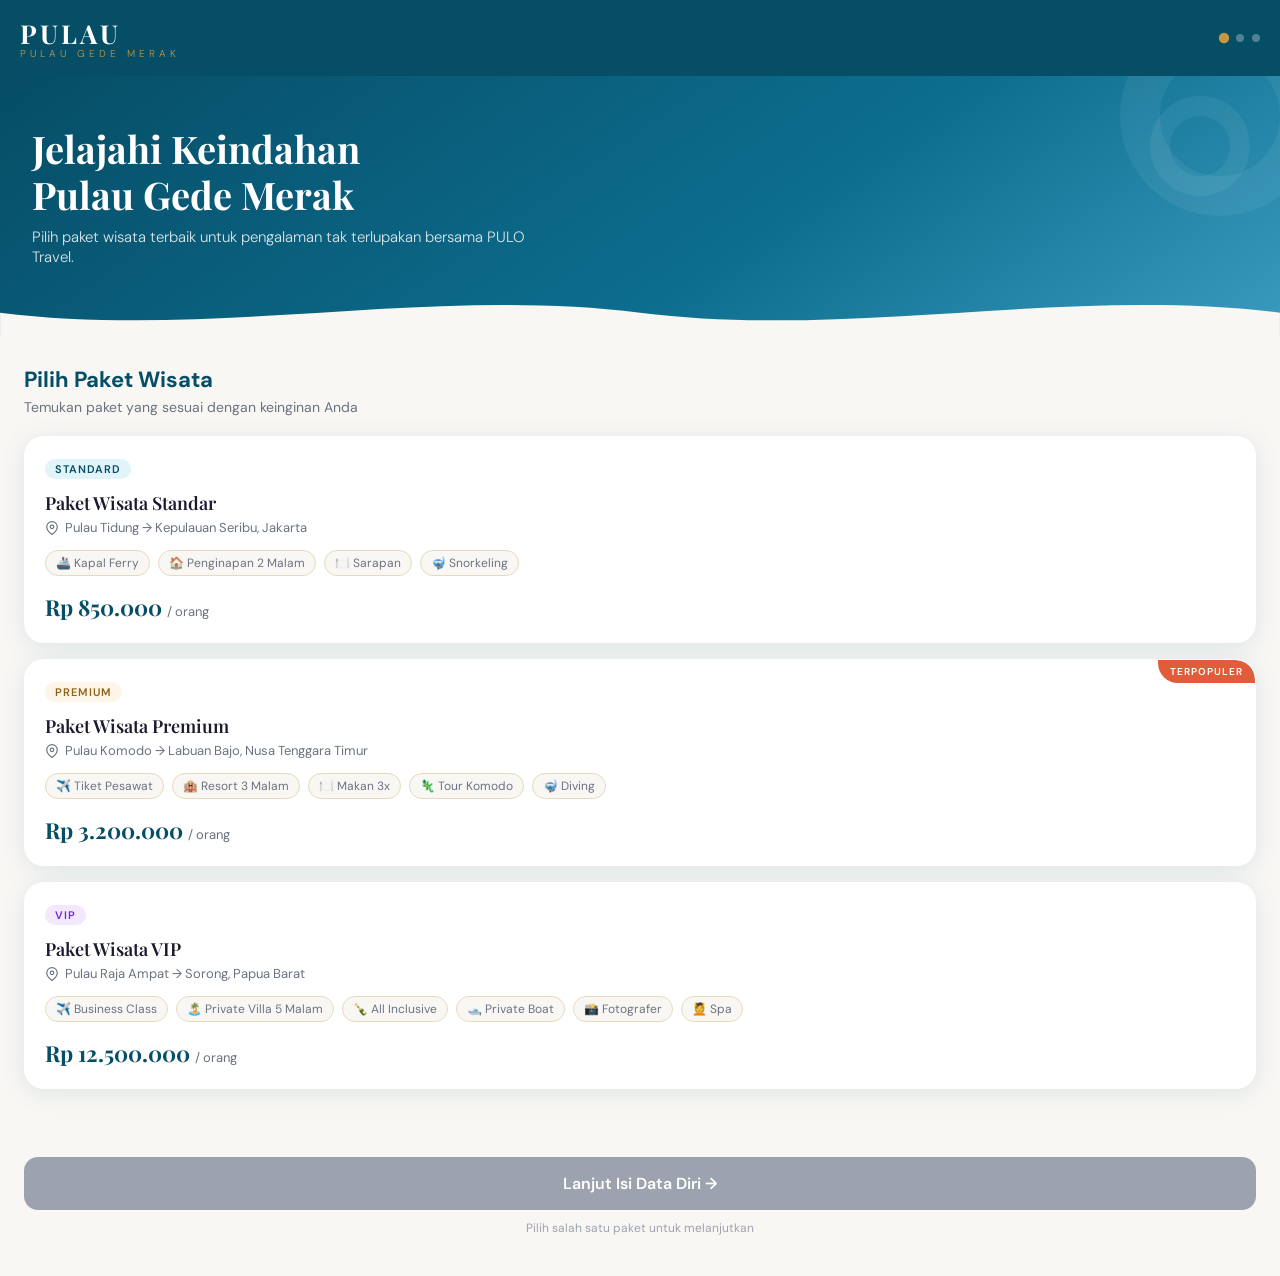
<file: index.html>
<!DOCTYPE html>
<html lang="id">
<head>
<meta charset="UTF-8">
<meta name="viewport" content="width=device-width, initial-scale=1.0, maximum-scale=1.0">
<title>PULAU — Pilih Paket Wisata</title>
<link href="https://fonts.googleapis.com/css2?family=Playfair+Display:wght@400;600;700&family=DM+Sans:wght@300;400;500;600&display=swap" rel="stylesheet">
<link rel="stylesheet" href="style.css">
</head>
<body>

  <header class="header">
    <div class="logo">PULAU<span>PULAU GEDE MERAK</span></div>
    <div class="step-indicator">
      <div class="step-dot active"></div>
      <div class="step-dot"></div>
      <div class="step-dot"></div>
    </div>
  </header>

  <div class="hero">
    <div class="wave-decoration"></div>
    <div class="wave-decoration2"></div>
    <h2>Jelajahi Keindahan<br>Pulau Gede Merak</h2>
    <p>Pilih paket wisata terbaik untuk pengalaman tak terlupakan bersama PULO Travel.</p>
    <svg class="hero-waves" viewBox="0 0 1440 60" fill="none" xmlns="http://www.w3.org/2000/svg">
      <path d="M0,30 C240,60 480,0 720,30 C960,60 1200,0 1440,30 L1440,60 L0,60 Z" fill="#f9f7f4"/>
    </svg>
  </div>

  <div class="section">
    <p class="section-title">Pilih Paket Wisata</p>
    <p class="section-sub">Temukan paket yang sesuai dengan keinginan Anda</p>

    <!-- STANDARD -->
    <div class="card" id="card-standard" onclick="selectPackage('standard')">
      <span class="card-badge badge-standard">Standard</span>
      <h3 class="card-title">Paket Wisata Standar</h3>
      <p class="card-dest">
        <svg width="14" height="14" viewBox="0 0 24 24" fill="none" stroke="currentColor" stroke-width="2"><path d="M21 10c0 7-9 13-9 13s-9-6-9-13a9 9 0 0 1 18 0z"/><circle cx="12" cy="10" r="3"/></svg>
        Pulau Tidung → Kepulauan Seribu, Jakarta
      </p>
      <div class="card-features">
        <span class="feature-tag">🚢 Kapal Ferry</span>
        <span class="feature-tag">🏠 Penginapan 2 Malam</span>
        <span class="feature-tag">🍽️ Sarapan</span>
        <span class="feature-tag">🤿 Snorkeling</span>
      </div>
      <div class="card-price">Rp 850.000 <span>/ orang</span></div>
    </div>

    <!-- PREMIUM -->
    <div class="card" id="card-premium" onclick="selectPackage('premium')">
      <span class="popular-badge">TERPOPULER</span>
      <span class="card-badge badge-premium">Premium</span>
      <h3 class="card-title">Paket Wisata Premium</h3>
      <p class="card-dest">
        <svg width="14" height="14" viewBox="0 0 24 24" fill="none" stroke="currentColor" stroke-width="2"><path d="M21 10c0 7-9 13-9 13s-9-6-9-13a9 9 0 0 1 18 0z"/><circle cx="12" cy="10" r="3"/></svg>
        Pulau Komodo → Labuan Bajo, Nusa Tenggara Timur
      </p>
      <div class="card-features">
        <span class="feature-tag">✈️ Tiket Pesawat</span>
        <span class="feature-tag">🏨 Resort 3 Malam</span>
        <span class="feature-tag">🍽️ Makan 3x</span>
        <span class="feature-tag">🦎 Tour Komodo</span>
        <span class="feature-tag">🤿 Diving</span>
      </div>
      <div class="card-price">Rp 3.200.000 <span>/ orang</span></div>
    </div>

    <!-- VIP -->
    <div class="card" id="card-vip" onclick="selectPackage('vip')">
      <span class="card-badge badge-vip">VIP</span>
      <h3 class="card-title">Paket Wisata VIP</h3>
      <p class="card-dest">
        <svg width="14" height="14" viewBox="0 0 24 24" fill="none" stroke="currentColor" stroke-width="2"><path d="M21 10c0 7-9 13-9 13s-9-6-9-13a9 9 0 0 1 18 0z"/><circle cx="12" cy="10" r="3"/></svg>
        Pulau Raja Ampat → Sorong, Papua Barat
      </p>
      <div class="card-features">
        <span class="feature-tag">✈️ Business Class</span>
        <span class="feature-tag">🏝️ Private Villa 5 Malam</span>
        <span class="feature-tag">🍾 All Inclusive</span>
        <span class="feature-tag">🛥️ Private Boat</span>
        <span class="feature-tag">📸 Fotografer</span>
        <span class="feature-tag">💆 Spa</span>
      </div>
      <div class="card-price">Rp 12.500.000 <span>/ orang</span></div>
    </div>
  </div>

  <div class="btn-group">
    <button class="btn btn-primary" id="btn-next" disabled onclick="goNext()">
      Lanjut Isi Data Diri →
    </button>
    <p style="text-align:center;font-size:12px;color:var(--text-light)">Pilih salah satu paket untuk melanjutkan</p>
  </div>

<script src="pilih-paket.js"></script>
</body>
</html>
</file>
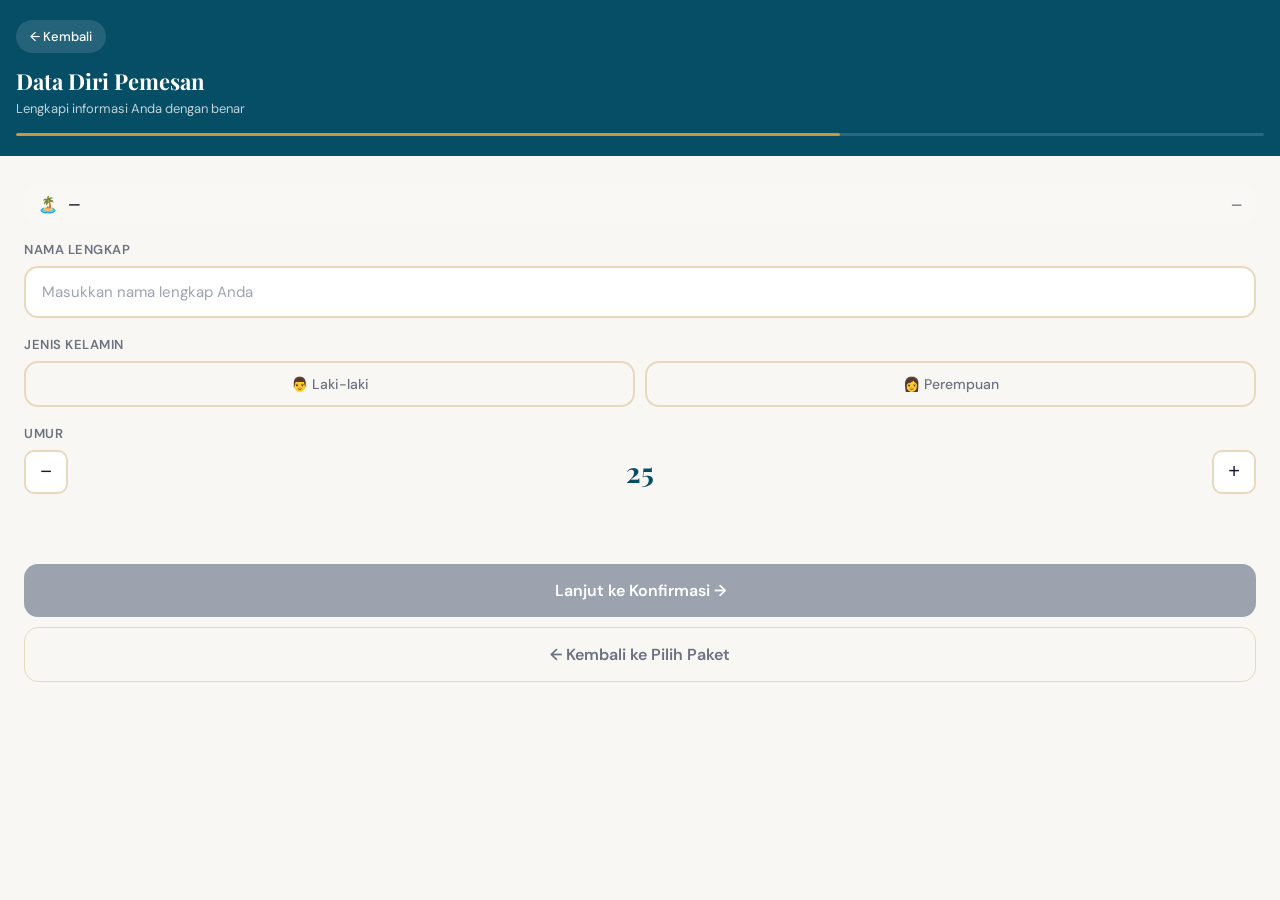
<file: data-diri.html>
<!DOCTYPE html>
<html lang="id">
<head>
<meta charset="UTF-8">
<meta name="viewport" content="width=device-width, initial-scale=1.0, maximum-scale=1.0">
<title>PULAU — Data Diri</title>
<link href="https://fonts.googleapis.com/css2?family=Playfair+Display:wght@400;600;700&family=DM+Sans:wght@300;400;500;600&display=swap" rel="stylesheet">
<link rel="stylesheet" href="style.css">
</head>
<body>

  <div class="page-header">
    <button class="back-btn" onclick="window.location.href='index.html'">← Kembali</button>
    <h2 class="page-title">Data Diri Pemesan</h2>
    <p class="page-subtitle">Lengkapi informasi Anda dengan benar</p>
    <div class="progress-bar"><div class="progress-fill" style="width:66%"></div></div>
  </div>

  <div class="section">
    <div class="pkg-pill">
      <span>🏝️</span>
      <span class="pkg-name" id="pkg-name-display">—</span>
      <span class="pkg-price" id="pkg-price-display">—</span>
    </div>

    <div class="form-group">
      <label class="form-label">Nama Lengkap</label>
      <input class="form-input" type="text" id="inp-nama" placeholder="Masukkan nama lengkap Anda" oninput="checkForm()">
    </div>

    <div class="form-group">
      <label class="form-label">Jenis Kelamin</label>
      <div class="radio-group">
        <div class="radio-opt" id="opt-l" onclick="selectGender('Laki-laki')">👨 Laki-laki</div>
        <div class="radio-opt" id="opt-p" onclick="selectGender('Perempuan')">👩 Perempuan</div>
      </div>
    </div>

    <div class="form-group">
      <label class="form-label">Umur</label>
      <div class="age-input">
        <button class="age-btn" onclick="changeAge(-1)">−</button>
        <div class="age-display" id="age-display">25</div>
        <button class="age-btn" onclick="changeAge(1)">+</button>
      </div>
    </div>
  </div>

  <!-- MODAL KONFIRMASI -->
  <div class="modal-overlay" id="modal-confirm">
    <div class="modal">
      <div class="modal-handle"></div>
      <h3>Konfirmasi Pesanan</h3>
      <p>Apakah data yang Anda masukkan sudah benar? Pesanan akan segera diproses setelah konfirmasi.</p>
      <div style="background:var(--bg);border-radius:var(--r);padding:14px 16px;margin-bottom:20px">
        <div style="display:flex;justify-content:space-between;font-size:13px;margin-bottom:6px">
          <span style="color:var(--text-muted)">Nama</span>
          <strong id="confirm-nama">—</strong>
        </div>
        <div style="display:flex;justify-content:space-between;font-size:13px;margin-bottom:6px">
          <span style="color:var(--text-muted)">Paket</span>
          <strong id="confirm-paket">—</strong>
        </div>
        <div style="display:flex;justify-content:space-between;font-size:13px">
          <span style="color:var(--text-muted)">Total</span>
          <strong id="confirm-total" style="color:var(--sea-dark)">—</strong>
        </div>
      </div>
      <div class="modal-buttons">
        <button class="btn btn-primary" onclick="confirmBooking()">✓ Ya, Konfirmasi Pesanan</button>
        <button class="btn btn-ghost" onclick="closeConfirm()">✕ Batalkan — Koreksi Data</button>
      </div>
    </div>
  </div>

  <div class="btn-group">
    <button class="btn btn-primary" id="btn-next" disabled onclick="showConfirm()">
      Lanjut ke Konfirmasi →
    </button>
    <button class="btn btn-ghost" onclick="window.location.href='index.html'">← Kembali ke Pilih Paket</button>
  </div>

<script src="data-diri.js"></script>
</body>
</html>
</file>
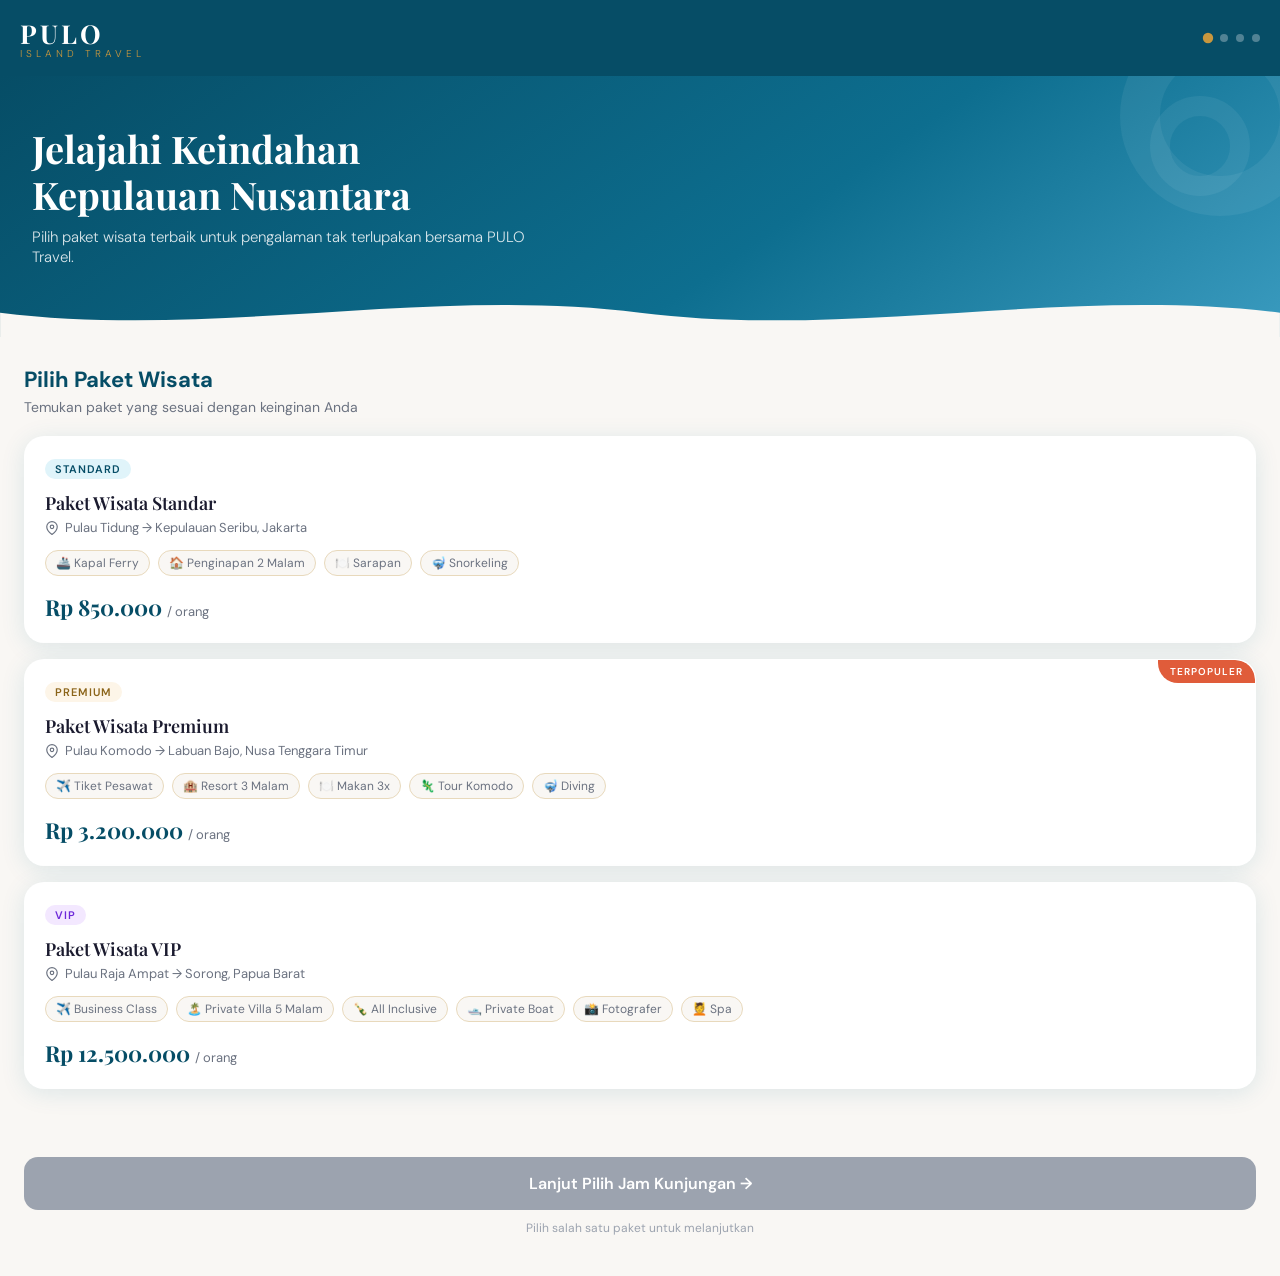
<file: pulo-travel.html>
<!DOCTYPE html>
<html lang="id">
<head>
<meta charset="UTF-8">
<meta name="viewport" content="width=device-width, initial-scale=1.0, maximum-scale=1.0">
<title>PULO — Island Travel Booking</title>
<link href="https://fonts.googleapis.com/css2?family=Playfair+Display:wght@400;600;700&family=DM+Sans:wght@300;400;500;600&display=swap" rel="stylesheet">
<style>
  *,*::before,*::after{box-sizing:border-box;margin:0;padding:0}
  :root{
    --sea:#0d6e8f;--sea-light:#e0f4fa;--sea-mid:#3a9bbf;--sea-dark:#064d66;
    --sand:#f7f0e3;--sand-deep:#e8d9bc;--coral:#e05c3a;--coral-light:#fdf1ee;
    --gold:#c8973e;--gold-light:#fdf5e8;
    --text:#1a1a2e;--text-muted:#6b7280;--text-light:#9ca3af;
    --white:#ffffff;--bg:#f9f7f4;
    --r:14px;--r-lg:20px;--r-xl:28px;
    --shadow:0 4px 24px rgba(13,110,143,0.12);
    --shadow-lg:0 8px 40px rgba(13,110,143,0.18);
  }
  html{scroll-behavior:smooth}
  body{font-family:'DM Sans',sans-serif;background:var(--bg);color:var(--text);min-height:100vh;overflow-x:hidden}
  h1,h2,h3,h4{font-family:'Playfair Display',serif}

  /* PAGE SYSTEM */
  .page{display:none;min-height:100vh;animation:fadeIn 0.4s ease}
  .page.active{display:block}
  @keyframes fadeIn{from{opacity:0;transform:translateY(16px)}to{opacity:1;transform:translateY(0)}}

  /* HEADER */
  .header{background:var(--sea-dark);padding:16px 20px;display:flex;align-items:center;justify-content:space-between;position:sticky;top:0;z-index:100}
  .logo{font-family:'Playfair Display',serif;font-size:26px;font-weight:700;color:var(--white);letter-spacing:3px}
  .logo span{color:var(--gold);font-size:10px;display:block;letter-spacing:4px;font-family:'DM Sans',sans-serif;font-weight:300;margin-top:-4px}
  .step-indicator{display:flex;gap:8px;align-items:center}
  .step-dot{width:8px;height:8px;border-radius:50%;background:rgba(255,255,255,0.3);transition:all 0.3s}
  .step-dot.active{background:var(--gold);transform:scale(1.3)}
  .step-dot.done{background:rgba(255,255,255,0.7)}

  /* HERO */
  .hero{position:relative;overflow:hidden;background:linear-gradient(145deg,var(--sea-dark) 0%,var(--sea) 60%,var(--sea-mid) 100%);padding:40px 20px 60px;color:var(--white)}
  .hero-waves{position:absolute;bottom:-2px;left:0;right:0}
  .hero h2{font-size:clamp(26px,5vw,38px);font-weight:700;line-height:1.2;margin-bottom:10px}
  .hero p{font-size:15px;opacity:0.85;font-weight:300;max-width:500px}
  .wave-decoration{position:absolute;top:-60px;right:-40px;width:200px;height:200px;border-radius:50%;border:40px solid rgba(255,255,255,0.06)}
  .wave-decoration2{position:absolute;top:20px;right:30px;width:100px;height:100px;border-radius:50%;border:20px solid rgba(255,255,255,0.06)}

  /* CARDS */
  .section{padding:24px 16px}
  .card{background:var(--white);border-radius:var(--r-lg);padding:20px;margin-bottom:16px;box-shadow:var(--shadow);border:1.5px solid transparent;cursor:pointer;transition:all 0.25s;position:relative;overflow:hidden}
  .card:hover{transform:translateY(-2px);box-shadow:var(--shadow-lg)}
  .card.selected{border-color:var(--sea);background:linear-gradient(135deg,#f0fafd,var(--white))}
  .card.selected::after{content:'✓';position:absolute;top:14px;right:16px;width:28px;height:28px;background:var(--sea);color:white;border-radius:50%;display:flex;align-items:center;justify-content:center;font-size:14px;font-weight:600}
  .card-badge{display:inline-block;font-size:11px;font-weight:600;padding:3px 10px;border-radius:20px;text-transform:uppercase;letter-spacing:1px;margin-bottom:12px}
  .badge-standard{background:var(--sea-light);color:var(--sea-dark)}
  .badge-premium{background:var(--gold-light);color:#8b6419}
  .badge-vip{background:#f3e8ff;color:#6d28d9}
  .card-title{font-size:18px;font-weight:600;margin-bottom:4px}
  .card-dest{font-size:13px;color:var(--text-muted);margin-bottom:14px;display:flex;align-items:center;gap:6px}
  .card-dest svg{flex-shrink:0}
  .card-features{display:flex;flex-wrap:wrap;gap:8px;margin-bottom:16px}
  .feature-tag{font-size:12px;background:var(--bg);color:var(--text-muted);padding:4px 10px;border-radius:20px;border:1px solid var(--sand-deep)}
  .card-price{font-family:'Playfair Display',serif;font-size:22px;font-weight:700;color:var(--sea-dark)}
  .card-price span{font-size:13px;font-family:'DM Sans',sans-serif;font-weight:400;color:var(--text-muted)}
  .popular-badge{position:absolute;top:0;right:0;background:var(--coral);color:white;font-size:10px;font-weight:600;padding:5px 12px;border-radius:0 var(--r-lg) 0 var(--r-lg);letter-spacing:1px}

  /* BUTTONS */
  .btn{width:100%;padding:16px;border:none;border-radius:var(--r);font-family:'DM Sans',sans-serif;font-size:16px;font-weight:600;cursor:pointer;transition:all 0.2s;display:flex;align-items:center;justify-content:center;gap:8px}
  .btn-primary{background:var(--sea-dark);color:var(--white)}
  .btn-primary:hover{background:var(--sea);transform:translateY(-1px)}
  .btn-primary:active{transform:scale(0.98)}
  .btn-primary:disabled{background:var(--text-light);cursor:not-allowed;transform:none}
  .btn-outline{background:transparent;color:var(--sea-dark);border:2px solid var(--sea-dark)}
  .btn-outline:hover{background:var(--sea-light)}
  .btn-coral{background:var(--coral);color:white}
  .btn-coral:hover{background:#c44e2e}
  .btn-ghost{background:transparent;color:var(--text-muted);border:1.5px solid var(--sand-deep)}
  .btn-ghost:hover{background:var(--sand)}
  .btn-group{display:flex;flex-direction:column;gap:10px;padding:20px 16px 32px}
  .btn-row{display:flex;gap:10px}
  .btn-row .btn{flex:1}

  /* TIME SLOTS */
  .time-slot{background:var(--white);border-radius:var(--r);padding:18px 20px;margin-bottom:12px;border:2px solid var(--sand-deep);cursor:pointer;transition:all 0.2s;display:flex;align-items:center;gap:16px}
  .time-slot:hover{border-color:var(--sea-mid);background:var(--sea-light)}
  .time-slot.selected{border-color:var(--sea);background:linear-gradient(135deg,#e0f4fa,var(--white))}
  .time-icon{width:48px;height:48px;border-radius:12px;display:flex;align-items:center;justify-content:center;font-size:22px;flex-shrink:0}
  .slot-morning .time-icon{background:#fff8e1}
  .slot-afternoon .time-icon{background:#fff3e0}
  .slot-evening .time-icon{background:#e8eaf6}
  .slot-info h4{font-size:16px;font-weight:600;margin-bottom:2px}
  .slot-info p{font-size:13px;color:var(--text-muted)}
  .slot-time{margin-left:auto;font-family:'Playfair Display',serif;font-size:20px;font-weight:700;color:var(--sea-dark)}
  .time-slot.selected .slot-time{color:var(--sea)}

  /* FORM */
  .form-group{margin-bottom:18px}
  .form-label{display:block;font-size:13px;font-weight:600;color:var(--text-muted);margin-bottom:8px;text-transform:uppercase;letter-spacing:0.5px}
  .form-input{width:100%;padding:14px 16px;border:2px solid var(--sand-deep);border-radius:var(--r);font-size:15px;font-family:'DM Sans',sans-serif;background:var(--white);color:var(--text);transition:border-color 0.2s;outline:none}
  .form-input:focus{border-color:var(--sea);background:#fafeff}
  .form-input::placeholder{color:var(--text-light)}
  .radio-group{display:flex;gap:10px}
  .radio-opt{flex:1;padding:12px;border:2px solid var(--sand-deep);border-radius:var(--r);cursor:pointer;text-align:center;font-size:14px;font-weight:500;transition:all 0.2s;color:var(--text-muted)}
  .radio-opt.selected{border-color:var(--sea);background:var(--sea-light);color:var(--sea-dark);font-weight:600}
  .age-input{display:flex;align-items:center;gap:12px}
  .age-btn{width:44px;height:44px;border:2px solid var(--sand-deep);border-radius:10px;font-size:20px;font-weight:300;cursor:pointer;display:flex;align-items:center;justify-content:center;background:var(--white);color:var(--text);transition:all 0.2s;flex-shrink:0}
  .age-btn:hover{border-color:var(--sea);color:var(--sea)}
  .age-display{flex:1;text-align:center;font-size:28px;font-family:'Playfair Display',serif;font-weight:700;color:var(--sea-dark)}

  /* MODAL CONFIRM */
  .modal-overlay{position:fixed;inset:0;background:rgba(6,77,102,0.5);z-index:200;display:flex;align-items:flex-end;justify-content:center;padding:0;opacity:0;pointer-events:none;transition:opacity 0.3s}
  .modal-overlay.show{opacity:1;pointer-events:all}
  .modal{background:var(--white);border-radius:var(--r-xl) var(--r-xl) 0 0;padding:28px 20px 40px;width:100%;max-width:500px;transform:translateY(100%);transition:transform 0.35s cubic-bezier(0.34,1.56,0.64,1)}
  .modal-overlay.show .modal{transform:translateY(0)}
  .modal-handle{width:44px;height:4px;background:var(--sand-deep);border-radius:2px;margin:0 auto 20px}
  .modal h3{font-size:20px;margin-bottom:8px}
  .modal p{font-size:14px;color:var(--text-muted);margin-bottom:24px;line-height:1.6}
  .modal-buttons{display:flex;flex-direction:column;gap:10px}

  /* SUMMARY PAGE */
  .summary-section{background:var(--white);border-radius:var(--r-lg);padding:20px;margin-bottom:16px;box-shadow:0 2px 12px rgba(0,0,0,0.05)}
  .summary-header{display:flex;align-items:center;gap:10px;margin-bottom:16px;padding-bottom:12px;border-bottom:1.5px solid var(--sand)}
  .summary-icon{width:36px;height:36px;border-radius:10px;background:var(--sea-light);display:flex;align-items:center;justify-content:center;font-size:18px}
  .summary-title{font-size:15px;font-weight:600;color:var(--sea-dark)}
  .summary-row{display:flex;justify-content:space-between;align-items:flex-start;padding:8px 0;border-bottom:1px solid var(--bg)}
  .summary-row:last-child{border-bottom:none}
  .summary-key{font-size:13px;color:var(--text-muted);flex:1}
  .summary-val{font-size:14px;font-weight:500;color:var(--text);text-align:right;flex:1.2}
  .total-section{background:var(--sea-dark);border-radius:var(--r-lg);padding:20px;margin-bottom:16px;color:white}
  .total-section .t1{font-size:13px;opacity:0.7;margin-bottom:4px}
  .total-section .t2{font-family:'Playfair Display',serif;font-size:28px;font-weight:700}
  .total-section .t3{font-size:12px;opacity:0.6;margin-top:4px}
  .booking-id{background:var(--gold-light);border:1.5px dashed var(--gold);border-radius:var(--r);padding:14px 16px;text-align:center;margin-bottom:16px}
  .booking-id span{font-size:11px;color:var(--gold);font-weight:600;text-transform:uppercase;letter-spacing:1px;display:block;margin-bottom:4px}
  .booking-id strong{font-family:'Playfair Display',serif;font-size:20px;color:#8b6419;letter-spacing:2px}
  .success-banner{background:linear-gradient(135deg,#e8f5e9,#f1f8e9);border:1.5px solid #a5d6a7;border-radius:var(--r-lg);padding:16px 20px;margin-bottom:16px;display:flex;gap:14px;align-items:flex-start}
  .success-icon{font-size:24px;flex-shrink:0;margin-top:2px}
  .success-text h4{font-size:14px;color:#2e7d32;font-weight:600;margin-bottom:4px}
  .success-text p{font-size:13px;color:#388e3c;line-height:1.5}

  /* SECTION TITLE */
  .section-title{font-size:22px;font-weight:700;color:var(--sea-dark);margin-bottom:4px}
  .section-sub{font-size:14px;color:var(--text-muted);margin-bottom:20px}

  /* PAGE HEADER for inner pages */
  .page-header{background:var(--sea-dark);padding:20px 16px;color:var(--white)}
  .back-btn{display:flex;align-items:center;gap:8px;background:rgba(255,255,255,0.12);border:none;color:white;padding:8px 14px;border-radius:30px;font-size:13px;font-weight:500;cursor:pointer;margin-bottom:14px;font-family:'DM Sans',sans-serif}
  .back-btn:hover{background:rgba(255,255,255,0.2)}
  .page-title{font-size:22px;font-weight:700;line-height:1.3}
  .page-subtitle{font-size:13px;opacity:0.75;margin-top:4px}
  .progress-bar{height:3px;background:rgba(255,255,255,0.15);margin-top:16px;border-radius:2px;overflow:hidden}
  .progress-fill{height:100%;background:var(--gold);border-radius:2px;transition:width 0.5s ease}

  /* Selected package info pill */
  .pkg-pill{display:flex;align-items:center;gap:10px;background:rgba(255,255,255,0.12);border-radius:var(--r);padding:10px 14px;margin-bottom:16px}
  .pkg-pill .pkg-name{font-size:14px;font-weight:600}
  .pkg-pill .pkg-price{margin-left:auto;font-size:13px;opacity:0.85}

  @media(min-width:500px){
    .hero{padding:50px 32px 70px}
    .section{padding:28px 24px}
    .btn-group{padding:24px 24px 40px}
    .time-slot{padding:20px 24px}
  }
</style>
</head>
<body>

<!-- ===== PAGE 1: PILIH PAKET ===== -->
<div class="page active" id="page1">
  <header class="header">
    <div class="logo">PULO<span>ISLAND TRAVEL</span></div>
    <div class="step-indicator">
      <div class="step-dot active" id="d1"></div>
      <div class="step-dot" id="d2"></div>
      <div class="step-dot" id="d3"></div>
      <div class="step-dot" id="d4"></div>
    </div>
  </header>

  <div class="hero">
    <div class="wave-decoration"></div>
    <div class="wave-decoration2"></div>
    <h2>Jelajahi Keindahan<br>Kepulauan Nusantara</h2>
    <p>Pilih paket wisata terbaik untuk pengalaman tak terlupakan bersama PULO Travel.</p>
    <svg class="hero-waves" viewBox="0 0 1440 60" fill="none" xmlns="http://www.w3.org/2000/svg">
      <path d="M0,30 C240,60 480,0 720,30 C960,60 1200,0 1440,30 L1440,60 L0,60 Z" fill="#f9f7f4"/>
    </svg>
  </div>

  <div class="section">
    <p class="section-title">Pilih Paket Wisata</p>
    <p class="section-sub">Temukan paket yang sesuai dengan keinginan Anda</p>

    <!-- STANDARD -->
    <div class="card" id="card-standard" onclick="selectPackage('standard')">
      <span class="card-badge badge-standard">Standard</span>
      <h3 class="card-title">Paket Wisata Standar</h3>
      <p class="card-dest">
        <svg width="14" height="14" viewBox="0 0 24 24" fill="none" stroke="currentColor" stroke-width="2"><path d="M21 10c0 7-9 13-9 13s-9-6-9-13a9 9 0 0 1 18 0z"/><circle cx="12" cy="10" r="3"/></svg>
        Pulau Tidung → Kepulauan Seribu, Jakarta
      </p>
      <div class="card-features">
        <span class="feature-tag">🚢 Kapal Ferry</span>
        <span class="feature-tag">🏠 Penginapan 2 Malam</span>
        <span class="feature-tag">🍽️ Sarapan</span>
        <span class="feature-tag">🤿 Snorkeling</span>
      </div>
      <div class="card-price">Rp 850.000 <span>/ orang</span></div>
    </div>

    <!-- PREMIUM -->
    <div class="card" id="card-premium" onclick="selectPackage('premium')">
      <span class="popular-badge">TERPOPULER</span>
      <span class="card-badge badge-premium">Premium</span>
      <h3 class="card-title">Paket Wisata Premium</h3>
      <p class="card-dest">
        <svg width="14" height="14" viewBox="0 0 24 24" fill="none" stroke="currentColor" stroke-width="2"><path d="M21 10c0 7-9 13-9 13s-9-6-9-13a9 9 0 0 1 18 0z"/><circle cx="12" cy="10" r="3"/></svg>
        Pulau Komodo → Labuan Bajo, Nusa Tenggara Timur
      </p>
      <div class="card-features">
        <span class="feature-tag">✈️ Tiket Pesawat</span>
        <span class="feature-tag">🏨 Resort 3 Malam</span>
        <span class="feature-tag">🍽️ Makan 3x</span>
        <span class="feature-tag">🦎 Tour Komodo</span>
        <span class="feature-tag">🤿 Diving</span>
      </div>
      <div class="card-price">Rp 3.200.000 <span>/ orang</span></div>
    </div>

    <!-- VIP -->
    <div class="card" id="card-vip" onclick="selectPackage('vip')">
      <span class="card-badge" style="background:#f3e8ff;color:#6d28d9">VIP</span>
      <h3 class="card-title">Paket Wisata VIP</h3>
      <p class="card-dest">
        <svg width="14" height="14" viewBox="0 0 24 24" fill="none" stroke="currentColor" stroke-width="2"><path d="M21 10c0 7-9 13-9 13s-9-6-9-13a9 9 0 0 1 18 0z"/><circle cx="12" cy="10" r="3"/></svg>
        Pulau Raja Ampat → Sorong, Papua Barat
      </p>
      <div class="card-features">
        <span class="feature-tag">✈️ Business Class</span>
        <span class="feature-tag">🏝️ Private Villa 5 Malam</span>
        <span class="feature-tag">🍾 All Inclusive</span>
        <span class="feature-tag">🛥️ Private Boat</span>
        <span class="feature-tag">📸 Fotografer</span>
        <span class="feature-tag">💆 Spa</span>
      </div>
      <div class="card-price">Rp 12.500.000 <span>/ orang</span></div>
    </div>
  </div>

  <div class="btn-group">
    <button class="btn btn-primary" id="btn-next1" disabled onclick="goToPage(2)">
      Lanjut Pilih Jam Kunjungan →
    </button>
    <p style="text-align:center;font-size:12px;color:var(--text-light)">Pilih salah satu paket untuk melanjutkan</p>
  </div>
</div>

<!-- ===== PAGE 2: PILIH JAM ===== -->
<div class="page" id="page2">
  <div class="page-header">
    <button class="back-btn" onclick="goToPage(1)">← Kembali</button>
    <h2 class="page-title">Pilih Jam Kunjungan</h2>
    <p class="page-subtitle">Tentukan waktu terbaik untuk wisata Anda</p>
    <div class="progress-bar"><div class="progress-fill" style="width:50%"></div></div>
  </div>

  <div class="section">
    <div class="pkg-pill" id="pkg-pill-p2">
      <span>🏝️</span>
      <span class="pkg-name" id="p2-pkg-name">Paket Premium</span>
      <span class="pkg-price" id="p2-pkg-price">Rp 3.200.000</span>
    </div>

    <p class="section-title">Sesi Kunjungan</p>
    <p class="section-sub">Pilih satu sesi waktu kunjungan ke destinasi wisata</p>

    <div class="time-slot slot-morning" id="slot-morning" onclick="selectSlot('morning')">
      <div class="time-icon">🌅</div>
      <div class="slot-info">
        <h4>Sesi Pagi</h4>
        <p>Udara segar, cahaya emas — terbaik untuk foto alam</p>
      </div>
      <div class="slot-time">07:00</div>
    </div>

    <div class="time-slot slot-afternoon" id="slot-afternoon" onclick="selectSlot('afternoon')">
      <div class="time-icon">☀️</div>
      <div class="slot-info">
        <h4>Sesi Siang</h4>
        <p>Aktivitas air penuh semangat di bawah terik matahari</p>
      </div>
      <div class="slot-time">13:00</div>
    </div>

    <div class="time-slot slot-evening" id="slot-evening" onclick="selectSlot('evening')">
      <div class="time-icon">🌇</div>
      <div class="slot-info">
        <h4>Sesi Sore</h4>
        <p>Sunset terbaik dan suasana romantis menjelang malam</p>
      </div>
      <div class="slot-time">16:30</div>
    </div>
  </div>

  <div class="btn-group">
    <button class="btn btn-primary" id="btn-next2" disabled onclick="goToPage(3)">
      Lanjut Isi Data Diri →
    </button>
    <button class="btn btn-ghost" onclick="goToPage(1)">← Kembali ke Pilih Paket</button>
  </div>
</div>

<!-- ===== PAGE 3: DATA DIRI ===== -->
<div class="page" id="page3">
  <div class="page-header">
    <button class="back-btn" onclick="goToPage(2)">← Kembali</button>
    <h2 class="page-title">Data Diri Pemesan</h2>
    <p class="page-subtitle">Lengkapi informasi Anda dengan benar</p>
    <div class="progress-bar"><div class="progress-fill" style="width:75%"></div></div>
  </div>

  <div class="section">
    <div class="pkg-pill" id="pkg-pill-p3">
      <span>🏝️</span>
      <span class="pkg-name" id="p3-pkg-name">Paket Premium</span>
      <span style="margin-left:auto;font-size:12px;opacity:0.8" id="p3-slot-name">🌅 07:00 Pagi</span>
    </div>

    <div class="form-group">
      <label class="form-label">Nama Lengkap</label>
      <input class="form-input" type="text" id="inp-nama" placeholder="Masukkan nama lengkap Anda" oninput="checkForm()">
    </div>

    <div class="form-group">
      <label class="form-label">Jenis Kelamin</label>
      <div class="radio-group">
        <div class="radio-opt" id="opt-l" onclick="selectGender('Laki-laki')">👨 Laki-laki</div>
        <div class="radio-opt" id="opt-p" onclick="selectGender('Perempuan')">👩 Perempuan</div>
      </div>
    </div>

    <div class="form-group">
      <label class="form-label">Umur</label>
      <div class="age-input">
        <button class="age-btn" onclick="changeAge(-1)">−</button>
        <div class="age-display" id="age-display">25</div>
        <button class="age-btn" onclick="changeAge(1)">+</button>
      </div>
      <input type="hidden" id="inp-umur" value="25">
    </div>
  </div>

  <div class="btn-group">
    <button class="btn btn-primary" id="btn-next3" disabled onclick="showConfirm()">
      Lanjut ke Konfirmasi →
    </button>
    <button class="btn btn-ghost" onclick="goToPage(2)">← Kembali ke Pilih Jam</button>
  </div>
</div>

<!-- MODAL KONFIRMASI -->
<div class="modal-overlay" id="modal-confirm">
  <div class="modal">
    <div class="modal-handle"></div>
    <h3>Konfirmasi Pesanan</h3>
    <p>Apakah data yang Anda masukkan sudah benar? Pesanan akan segera diproses setelah konfirmasi.</p>
    <div style="background:var(--bg);border-radius:var(--r);padding:14px 16px;margin-bottom:20px">
      <div style="display:flex;justify-content:space-between;font-size:13px;margin-bottom:6px">
        <span style="color:var(--text-muted)">Nama</span>
        <strong id="confirm-nama">—</strong>
      </div>
      <div style="display:flex;justify-content:space-between;font-size:13px;margin-bottom:6px">
        <span style="color:var(--text-muted)">Paket</span>
        <strong id="confirm-paket">—</strong>
      </div>
      <div style="display:flex;justify-content:space-between;font-size:13px">
        <span style="color:var(--text-muted)">Total</span>
        <strong id="confirm-total" style="color:var(--sea-dark)">—</strong>
      </div>
    </div>
    <div class="modal-buttons">
      <button class="btn btn-primary" onclick="confirmBooking()">✓ Ya, Konfirmasi Pesanan</button>
      <button class="btn btn-ghost" onclick="closeConfirm()">✕ Batalkan — Koreksi Data</button>
    </div>
  </div>
</div>

<!-- ===== PAGE 4: RINGKASAN PESANAN ===== -->
<div class="page" id="page4">
  <div class="page-header">
    <h2 class="page-title">Pesanan Berhasil! 🎉</h2>
    <p class="page-subtitle">Detail pemesanan Anda tersimpan di bawah ini</p>
    <div class="progress-bar"><div class="progress-fill" style="width:100%"></div></div>
  </div>

  <div class="section">

    <div class="success-banner">
      <div class="success-icon">✅</div>
      <div class="success-text">
        <h4>Pesanan Dikonfirmasi</h4>
        <p>Tim PULO Travel akan menghubungi Anda dalam 1×24 jam untuk konfirmasi lebih lanjut.</p>
      </div>
    </div>

    <div class="booking-id">
      <span>Nomor Booking</span>
      <strong id="booking-number">PULO-240601-0001</strong>
    </div>

    <!-- DATA PAKET -->
    <div class="summary-section">
      <div class="summary-header">
        <div class="summary-icon">🏝️</div>
        <span class="summary-title">Detail Paket</span>
      </div>
      <div class="summary-row">
        <span class="summary-key">Nama Paket</span>
        <span class="summary-val" id="s-paket">—</span>
      </div>
      <div class="summary-row">
        <span class="summary-key">Destinasi</span>
        <span class="summary-val" id="s-dest">—</span>
      </div>
      <div class="summary-row">
        <span class="summary-key">Tujuan</span>
        <span class="summary-val" id="s-tujuan">—</span>
      </div>
      <div class="summary-row">
        <span class="summary-key">Fasilitas</span>
        <span class="summary-val" id="s-fasilitas">—</span>
      </div>
    </div>

    <!-- DATA JAM -->
    <div class="summary-section">
      <div class="summary-header">
        <div class="summary-icon">🕐</div>
        <span class="summary-title">Jadwal Kunjungan</span>
      </div>
      <div class="summary-row">
        <span class="summary-key">Sesi</span>
        <span class="summary-val" id="s-sesi">—</span>
      </div>
      <div class="summary-row">
        <span class="summary-key">Jam Kunjungan</span>
        <span class="summary-val" id="s-jam">—</span>
      </div>
    </div>

    <!-- DATA DIRI -->
    <div class="summary-section">
      <div class="summary-header">
        <div class="summary-icon">👤</div>
        <span class="summary-title">Data Pemesan</span>
      </div>
      <div class="summary-row">
        <span class="summary-key">Nama Lengkap</span>
        <span class="summary-val" id="s-nama">—</span>
      </div>
      <div class="summary-row">
        <span class="summary-key">Jenis Kelamin</span>
        <span class="summary-val" id="s-gender">—</span>
      </div>
      <div class="summary-row">
        <span class="summary-key">Umur</span>
        <span class="summary-val" id="s-umur">—</span>
      </div>
    </div>

    <!-- TOTAL HARGA -->
    <div class="total-section">
      <p class="t1">Total Pembayaran</p>
      <p class="t2" id="s-total">Rp 0</p>
      <p class="t3">Harga sudah termasuk pajak dan biaya layanan</p>
    </div>

  </div>

  <div class="btn-group">
    <button class="btn btn-primary" onclick="goToPage(1); resetAll()">
      Buat Pesanan Baru
    </button>
    <p style="text-align:center;font-size:12px;color:var(--text-light);padding-bottom:8px">
      Simpan nomor booking Anda sebagai referensi
    </p>
  </div>
</div>

<script>
  const packages = {
    standard: {
      name: 'Paket Standar',
      badge: 'Standard',
      dest: 'Pulau Tidung',
      tujuan: 'Kepulauan Seribu, Jakarta',
      price: 850000,
      priceStr: 'Rp 850.000',
      fasilitas: 'Kapal Ferry, Penginapan 2 Malam, Sarapan, Snorkeling'
    },
    premium: {
      name: 'Paket Premium',
      badge: 'Premium',
      dest: 'Pulau Komodo',
      tujuan: 'Labuan Bajo, Nusa Tenggara Timur',
      price: 3200000,
      priceStr: 'Rp 3.200.000',
      fasilitas: 'Tiket Pesawat, Resort 3 Malam, Makan 3x, Tour Komodo, Diving'
    },
    vip: {
      name: 'Paket VIP',
      badge: 'VIP',
      dest: 'Pulau Raja Ampat',
      tujuan: 'Sorong, Papua Barat',
      price: 12500000,
      priceStr: 'Rp 12.500.000',
      fasilitas: 'Business Class, Private Villa 5 Malam, All Inclusive, Private Boat, Fotografer, Spa'
    }
  };

  const slots = {
    morning: { name: 'Sesi Pagi', emoji: '🌅', time: '07:00', label: '07:00 — Sesi Pagi' },
    afternoon: { name: 'Sesi Siang', emoji: '☀️', time: '13:00', label: '13:00 — Sesi Siang' },
    evening: { name: 'Sesi Sore', emoji: '🌇', time: '16:30', label: '16:30 — Sesi Sore' }
  };

  let state = { pkg: null, slot: null, nama: '', gender: null, umur: 25 };

  function goToPage(n) {
    document.querySelectorAll('.page').forEach(p => p.classList.remove('active'));
    document.getElementById('page' + n).classList.add('active');
    document.querySelectorAll('.step-dot').forEach((d, i) => {
      d.classList.remove('active', 'done');
      if (i + 1 < n) d.classList.add('done');
      if (i + 1 === n) d.classList.add('active');
    });
    window.scrollTo(0, 0);
    if (n === 2) updatePage2();
    if (n === 3) updatePage3();
  }

  function selectPackage(key) {
    state.pkg = key;
    ['standard', 'premium', 'vip'].forEach(k => {
      document.getElementById('card-' + k).classList.toggle('selected', k === key);
    });
    document.getElementById('btn-next1').disabled = false;
    document.getElementById('btn-next1').textContent = 'Lanjut Pilih Jam Kunjungan →';
  }

  function updatePage2() {
    if (!state.pkg) return;
    const p = packages[state.pkg];
    document.getElementById('p2-pkg-name').textContent = p.name;
    document.getElementById('p2-pkg-price').textContent = p.priceStr;
  }

  function selectSlot(key) {
    state.slot = key;
    ['morning', 'afternoon', 'evening'].forEach(k => {
      document.getElementById('slot-' + k).classList.toggle('selected', k === key);
    });
    document.getElementById('btn-next2').disabled = false;
  }

  function updatePage3() {
    if (!state.pkg || !state.slot) return;
    const p = packages[state.pkg];
    const s = slots[state.slot];
    document.getElementById('p3-pkg-name').textContent = p.name;
    document.getElementById('p3-slot-name').textContent = s.emoji + ' ' + s.time + ' ' + s.name;
  }

  function selectGender(g) {
    state.gender = g;
    document.getElementById('opt-l').classList.toggle('selected', g === 'Laki-laki');
    document.getElementById('opt-p').classList.toggle('selected', g === 'Perempuan');
    checkForm();
  }

  function changeAge(delta) {
    state.umur = Math.max(1, Math.min(99, state.umur + delta));
    document.getElementById('age-display').textContent = state.umur;
    document.getElementById('inp-umur').value = state.umur;
  }

  function checkForm() {
    state.nama = document.getElementById('inp-nama').value.trim();
    const ok = state.nama.length >= 2 && state.gender !== null;
    document.getElementById('btn-next3').disabled = !ok;
  }

  function showConfirm() {
    const p = packages[state.pkg];
    document.getElementById('confirm-nama').textContent = state.nama;
    document.getElementById('confirm-paket').textContent = p.name;
    document.getElementById('confirm-total').textContent = p.priceStr + ' / orang';
    document.getElementById('modal-confirm').classList.add('show');
  }

  function closeConfirm() {
    document.getElementById('modal-confirm').classList.remove('show');
  }

  function confirmBooking() {
    closeConfirm();
    const p = packages[state.pkg];
    const s = slots[state.slot];
    const now = new Date();
    const bookId = 'PULO-' + now.getFullYear().toString().slice(-2) +
      String(now.getMonth()+1).padStart(2,'0') + String(now.getDate()).padStart(2,'0') +
      '-' + String(Math.floor(Math.random() * 9000) + 1000);

    document.getElementById('booking-number').textContent = bookId;
    document.getElementById('s-paket').textContent = p.name + ' (' + p.badge + ')';
    document.getElementById('s-dest').textContent = p.dest;
    document.getElementById('s-tujuan').textContent = p.tujuan;
    document.getElementById('s-fasilitas').textContent = p.fasilitas;
    document.getElementById('s-sesi').textContent = s.emoji + ' ' + s.name;
    document.getElementById('s-jam').textContent = s.time + ' WIB';
    document.getElementById('s-nama').textContent = state.nama;
    document.getElementById('s-gender').textContent = state.gender;
    document.getElementById('s-umur').textContent = state.umur + ' tahun';
    document.getElementById('s-total').textContent = 'Rp ' + p.price.toLocaleString('id-ID');

    goToPage(4);
  }

  function resetAll() {
    state = { pkg: null, slot: null, nama: '', gender: null, umur: 25 };
    ['standard','premium','vip'].forEach(k => document.getElementById('card-'+k).classList.remove('selected'));
    ['morning','afternoon','evening'].forEach(k => document.getElementById('slot-'+k).classList.remove('selected'));
    document.getElementById('inp-nama').value = '';
    document.getElementById('opt-l').classList.remove('selected');
    document.getElementById('opt-p').classList.remove('selected');
    document.getElementById('age-display').textContent = '25';
    document.getElementById('inp-umur').value = '25';
    document.getElementById('btn-next1').disabled = true;
    document.getElementById('btn-next2').disabled = true;
    document.getElementById('btn-next3').disabled = true;
  }
</script>
</body>
</html>
</file>
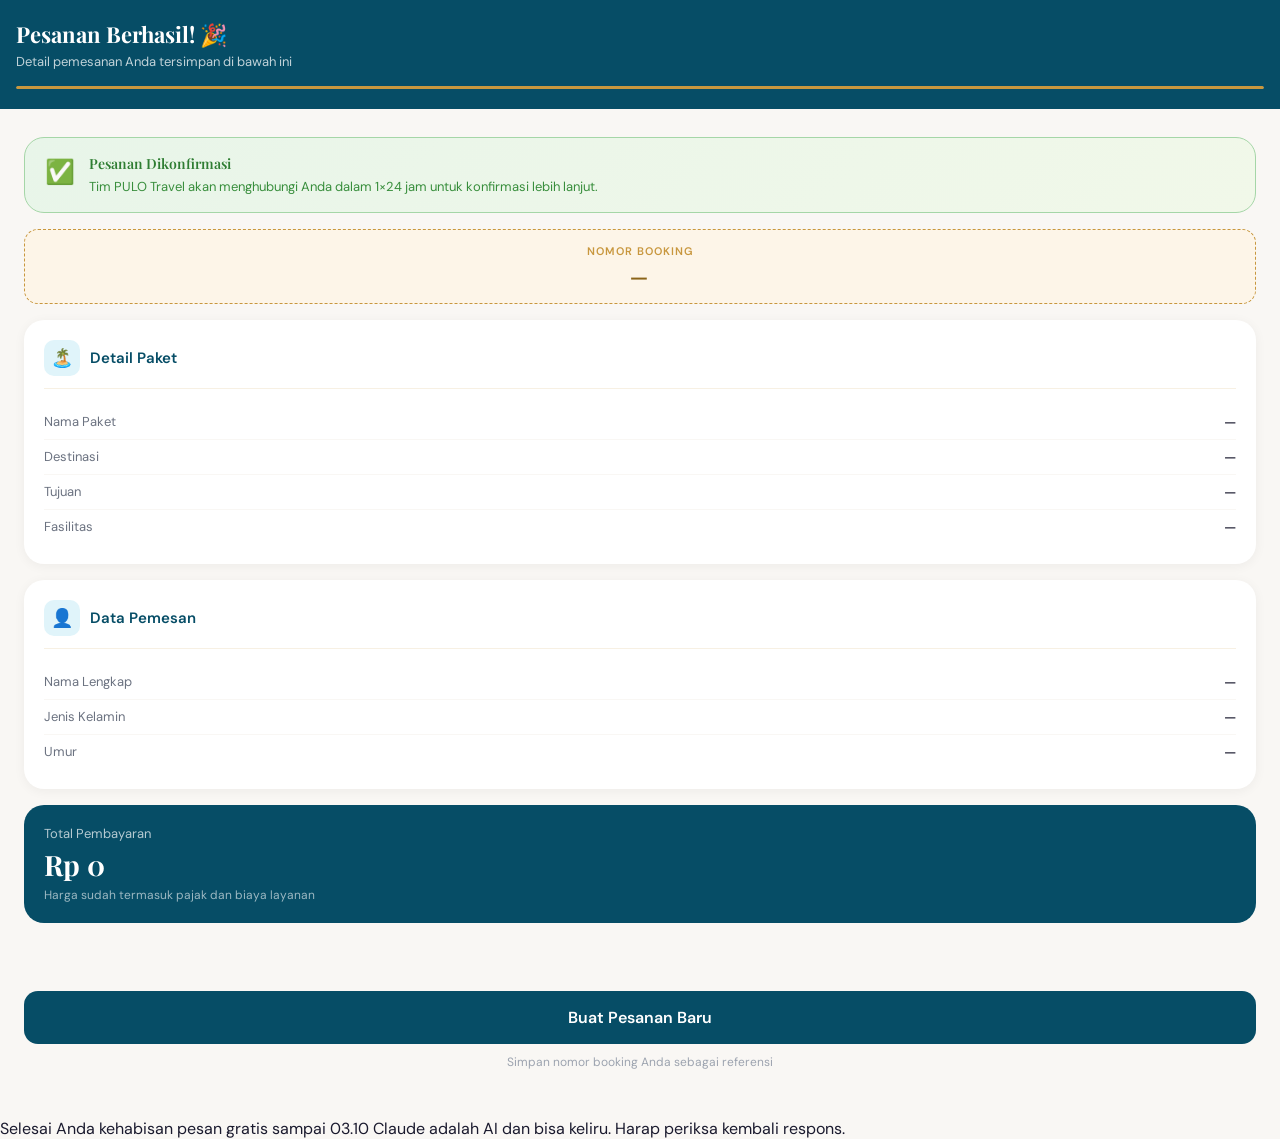
<file: ringkasan.html>
<!DOCTYPE html>
<html lang="id">
<head>
<meta charset="UTF-8">
<meta name="viewport" content="width=device-width, initial-scale=1.0, maximum-scale=1.0">
<title>PULAU — Pesanan Berhasil</title>
<link href="https://fonts.googleapis.com/css2?family=Playfair+Display:wght@400;600;700&family=DM+Sans:wght@300;400;500;600&display=swap" rel="stylesheet">
<link rel="stylesheet" href="style.css">
</head>
<body>

  <div class="page-header">
    <h2 class="page-title">Pesanan Berhasil! 🎉</h2>
    <p class="page-subtitle">Detail pemesanan Anda tersimpan di bawah ini</p>
    <div class="progress-bar"><div class="progress-fill" style="width:100%"></div></div>
  </div>

  <div class="section">

    <div class="success-banner">
      <div class="success-icon">✅</div>
      <div class="success-text">
        <h4>Pesanan Dikonfirmasi</h4>
        <p>Tim PULO Travel akan menghubungi Anda dalam 1×24 jam untuk konfirmasi lebih lanjut.</p>
      </div>
    </div>

    <div class="booking-id">
      <span>Nomor Booking</span>
      <strong id="booking-number">—</strong>
    </div>

    <!-- DATA PAKET -->
    <div class="summary-section">
      <div class="summary-header">
        <div class="summary-icon">🏝️</div>
        <span class="summary-title">Detail Paket</span>
      </div>
      <div class="summary-row">
        <span class="summary-key">Nama Paket</span>
        <span class="summary-val" id="s-paket">—</span>
      </div>
      <div class="summary-row">
        <span class="summary-key">Destinasi</span>
        <span class="summary-val" id="s-dest">—</span>
      </div>
      <div class="summary-row">
        <span class="summary-key">Tujuan</span>
        <span class="summary-val" id="s-tujuan">—</span>
      </div>
      <div class="summary-row">
        <span class="summary-key">Fasilitas</span>
        <span class="summary-val" id="s-fasilitas">—</span>
      </div>
    </div>

    <!-- DATA DIRI -->
    <div class="summary-section">
      <div class="summary-header">
        <div class="summary-icon">👤</div>
        <span class="summary-title">Data Pemesan</span>
      </div>
      <div class="summary-row">
        <span class="summary-key">Nama Lengkap</span>
        <span class="summary-val" id="s-nama">—</span>
      </div>
      <div class="summary-row">
        <span class="summary-key">Jenis Kelamin</span>
        <span class="summary-val" id="s-gender">—</span>
      </div>
      <div class="summary-row">
        <span class="summary-key">Umur</span>
        <span class="summary-val" id="s-umur">—</span>
      </div>
    </div>

    <!-- TOTAL HARGA -->
    <div class="total-section">
      <p class="t1">Total Pembayaran</p>
      <p class="t2" id="s-total">Rp 0</p>
      <p class="t3">Harga sudah termasuk pajak dan biaya layanan</p>
    </div>

  </div>

  <div class="btn-group">
    <button class="btn btn-primary" onclick="pesanBaru()">
      Buat Pesanan Baru
    </button>
    <p style="text-align:center;font-size:12px;color:var(--text-light);padding-bottom:8px">
      Simpan nomor booking Anda sebagai referensi
    </p>
  </div>

<script src="ringkasan.js"></script>
</body>
</html>
Selesai

Anda kehabisan pesan gratis sampai 03.10




Claude adalah AI dan bisa keliru. Harap periksa kembali respons.
</file>
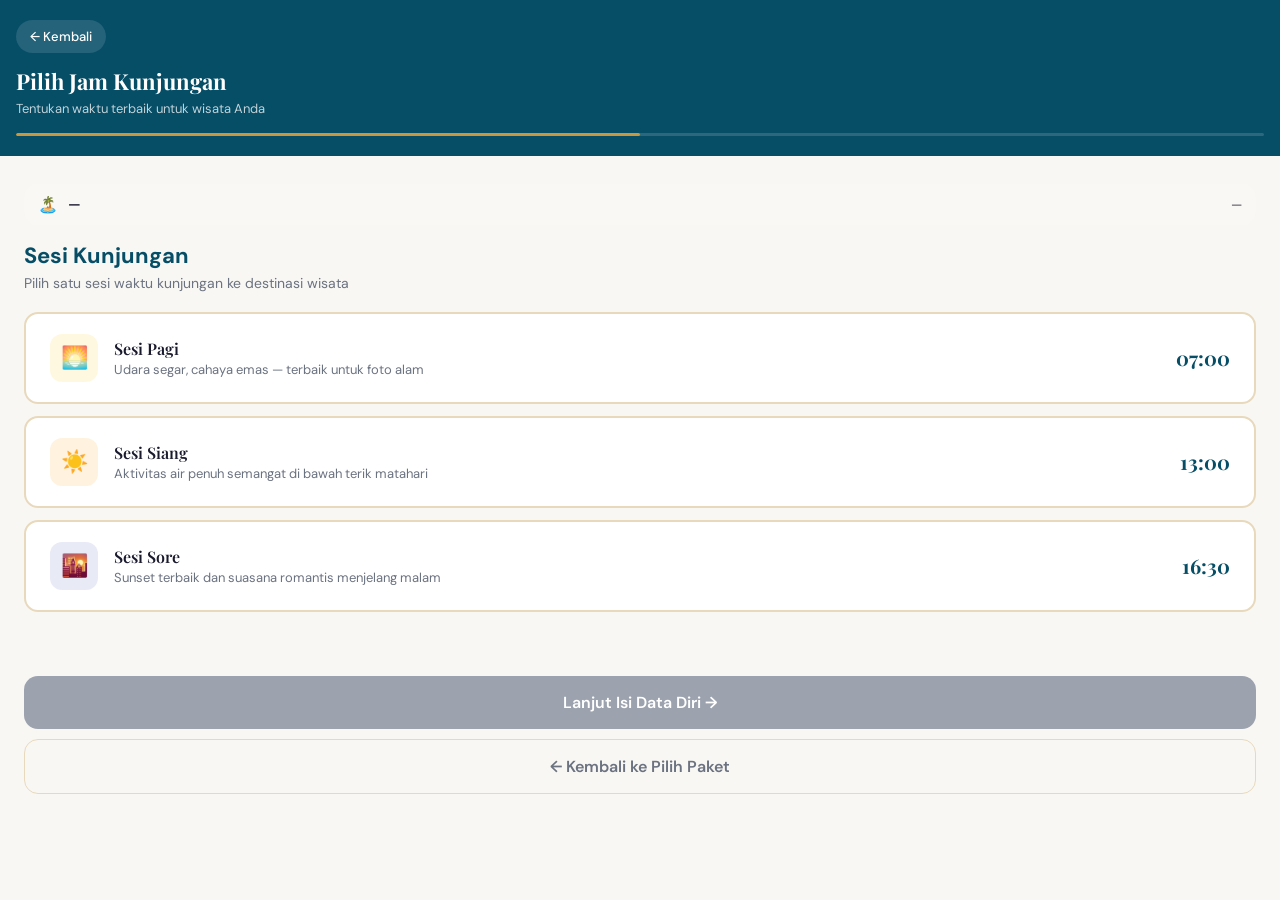
<file: sesi-kunjungan.html>
<!DOCTYPE html>
<html lang="id">
<head>
<meta charset="UTF-8">
<meta name="viewport" content="width=device-width, initial-scale=1.0, maximum-scale=1.0">
<title>PULAU — Sesi Kunjungan</title>
<link href="https://fonts.googleapis.com/css2?family=Playfair+Display:wght@400;600;700&family=DM+Sans:wght@300;400;500;600&display=swap" rel="stylesheet">
<link rel="stylesheet" href="style.css">
</head>
<body>

  <div class="page-header">
    <button class="back-btn" onclick="window.location.href='index.html'">← Kembali</button>
    <h2 class="page-title">Pilih Jam Kunjungan</h2>
    <p class="page-subtitle">Tentukan waktu terbaik untuk wisata Anda</p>
    <div class="progress-bar"><div class="progress-fill" style="width:50%"></div></div>
  </div>

  <div class="section">
    <div class="pkg-pill">
      <span>🏝️</span>
      <span class="pkg-name" id="pkg-name-display">—</span>
      <span class="pkg-price" id="pkg-price-display">—</span>
    </div>

    <p class="section-title">Sesi Kunjungan</p>
    <p class="section-sub">Pilih satu sesi waktu kunjungan ke destinasi wisata</p>

    <div class="time-slot slot-morning" id="slot-morning" onclick="selectSlot('morning')">
      <div class="time-icon">🌅</div>
      <div class="slot-info">
        <h4>Sesi Pagi</h4>
        <p>Udara segar, cahaya emas — terbaik untuk foto alam</p>
      </div>
      <div class="slot-time">07:00</div>
    </div>

    <div class="time-slot slot-afternoon" id="slot-afternoon" onclick="selectSlot('afternoon')">
      <div class="time-icon">☀️</div>
      <div class="slot-info">
        <h4>Sesi Siang</h4>
        <p>Aktivitas air penuh semangat di bawah terik matahari</p>
      </div>
      <div class="slot-time">13:00</div>
    </div>

    <div class="time-slot slot-evening" id="slot-evening" onclick="selectSlot('evening')">
      <div class="time-icon">🌇</div>
      <div class="slot-info">
        <h4>Sesi Sore</h4>
        <p>Sunset terbaik dan suasana romantis menjelang malam</p>
      </div>
      <div class="slot-time">16:30</div>
    </div>
  </div>

  <div class="btn-group">
    <button class="btn btn-primary" id="btn-next" disabled onclick="goNext()">
      Lanjut Isi Data Diri →
    </button>
    <button class="btn btn-ghost" onclick="window.location.href='index.html'">← Kembali ke Pilih Paket</button>
  </div>

<script src="sesi-kunjungan.js"></script>
</body>
</html>
</file>
<file: style.css>
/* ===== RESET & ROOT ===== */
*, *::before, *::after { box-sizing: border-box; margin: 0; padding: 0; }

:root {
  --sea: #0d6e8f;
  --sea-light: #e0f4fa;
  --sea-mid: #3a9bbf;
  --sea-dark: #064d66;
  --sand: #f7f0e3;
  --sand-deep: #e8d9bc;
  --coral: #e05c3a;
  --coral-light: #fdf1ee;
  --gold: #c8973e;
  --gold-light: #fdf5e8;
  --text: #1a1a2e;
  --text-muted: #6b7280;
  --text-light: #9ca3af;
  --white: #ffffff;
  --bg: #f9f7f4;
  --r: 14px;
  --r-lg: 20px;
  --r-xl: 28px;
  --shadow: 0 4px 24px rgba(13,110,143,0.12);
  --shadow-lg: 0 8px 40px rgba(13,110,143,0.18);
}

html { scroll-behavior: smooth; }
body {
  font-family: 'DM Sans', sans-serif;
  background: var(--bg);
  color: var(--text);
  min-height: 100vh;
  overflow-x: hidden;
  animation: fadeIn 0.4s ease;
}
h1, h2, h3, h4 { font-family: 'Playfair Display', serif; }

@keyframes fadeIn {
  from { opacity: 0; transform: translateY(16px); }
  to   { opacity: 1; transform: translateY(0); }
}

/* ===== HEADER ===== */
.header {
  background: var(--sea-dark);
  padding: 16px 20px;
  display: flex;
  align-items: center;
  justify-content: space-between;
  position: sticky;
  top: 0;
  z-index: 100;
}
.logo {
  font-family: 'Playfair Display', serif;
  font-size: 26px;
  font-weight: 700;
  color: var(--white);
  letter-spacing: 3px;
}
.logo span {
  color: var(--gold);
  font-size: 10px;
  display: block;
  letter-spacing: 4px;
  font-family: 'DM Sans', sans-serif;
  font-weight: 300;
  margin-top: -4px;
}
.step-indicator { display: flex; gap: 8px; align-items: center; }
.step-dot {
  width: 8px; height: 8px;
  border-radius: 50%;
  background: rgba(255,255,255,0.3);
  transition: all 0.3s;
}
.step-dot.active  { background: var(--gold); transform: scale(1.3); }
.step-dot.done    { background: rgba(255,255,255,0.7); }

/* ===== HERO ===== */
.hero {
  position: relative;
  overflow: hidden;
  background: linear-gradient(145deg, var(--sea-dark) 0%, var(--sea) 60%, var(--sea-mid) 100%);
  padding: 40px 20px 60px;
  color: var(--white);
}
.hero-waves { position: absolute; bottom: -2px; left: 0; right: 0; }
.hero h2 { font-size: clamp(26px, 5vw, 38px); font-weight: 700; line-height: 1.2; margin-bottom: 10px; }
.hero p   { font-size: 15px; opacity: 0.85; font-weight: 300; max-width: 500px; }
.wave-decoration  { position: absolute; top: -60px; right: -40px; width: 200px; height: 200px; border-radius: 50%; border: 40px solid rgba(255,255,255,0.06); }
.wave-decoration2 { position: absolute; top: 20px;  right: 30px;  width: 100px; height: 100px; border-radius: 50%; border: 20px solid rgba(255,255,255,0.06); }

/* ===== SECTION & CARDS ===== */
.section { padding: 24px 16px; }

.card {
  background: var(--white);
  border-radius: var(--r-lg);
  padding: 20px;
  margin-bottom: 16px;
  box-shadow: var(--shadow);
  border: 1.5px solid transparent;
  cursor: pointer;
  transition: all 0.25s;
  position: relative;
  overflow: hidden;
}
.card:hover    { transform: translateY(-2px); box-shadow: var(--shadow-lg); }
.card.selected { border-color: var(--sea); background: linear-gradient(135deg, #f0fafd, var(--white)); }
.card.selected::after {
  content: '✓';
  position: absolute; top: 14px; right: 16px;
  width: 28px; height: 28px;
  background: var(--sea);
  color: white;
  border-radius: 50%;
  display: flex; align-items: center; justify-content: center;
  font-size: 14px; font-weight: 600;
}

.card-badge   { display: inline-block; font-size: 11px; font-weight: 600; padding: 3px 10px; border-radius: 20px; text-transform: uppercase; letter-spacing: 1px; margin-bottom: 12px; }
.badge-standard { background: var(--sea-light); color: var(--sea-dark); }
.badge-premium  { background: var(--gold-light); color: #8b6419; }
.badge-vip      { background: #f3e8ff; color: #6d28d9; }

.card-title    { font-size: 18px; font-weight: 600; margin-bottom: 4px; }
.card-dest     { font-size: 13px; color: var(--text-muted); margin-bottom: 14px; display: flex; align-items: center; gap: 6px; }
.card-features { display: flex; flex-wrap: wrap; gap: 8px; margin-bottom: 16px; }
.feature-tag   { font-size: 12px; background: var(--bg); color: var(--text-muted); padding: 4px 10px; border-radius: 20px; border: 1px solid var(--sand-deep); }
.card-price    { font-family: 'Playfair Display', serif; font-size: 22px; font-weight: 700; color: var(--sea-dark); }
.card-price span { font-size: 13px; font-family: 'DM Sans', sans-serif; font-weight: 400; color: var(--text-muted); }

.popular-badge { position: absolute; top: 0; right: 0; background: var(--coral); color: white; font-size: 10px; font-weight: 600; padding: 5px 12px; border-radius: 0 var(--r-lg) 0 var(--r-lg); letter-spacing: 1px; }

/* ===== BUTTONS ===== */
.btn {
  width: 100%; padding: 16px;
  border: none; border-radius: var(--r);
  font-family: 'DM Sans', sans-serif;
  font-size: 16px; font-weight: 600;
  cursor: pointer; transition: all 0.2s;
  display: flex; align-items: center; justify-content: center; gap: 8px;
}
.btn-primary            { background: var(--sea-dark); color: var(--white); }
.btn-primary:hover      { background: var(--sea); transform: translateY(-1px); }
.btn-primary:active     { transform: scale(0.98); }
.btn-primary:disabled   { background: var(--text-light); cursor: not-allowed; transform: none; }
.btn-ghost              { background: transparent; color: var(--text-muted); border: 1.5px solid var(--sand-deep); }
.btn-ghost:hover        { background: var(--sand); }

.btn-group { display: flex; flex-direction: column; gap: 10px; padding: 20px 16px 32px; }

/* ===== TIME SLOTS ===== */
.time-slot {
  background: var(--white);
  border-radius: var(--r);
  padding: 18px 20px; margin-bottom: 12px;
  border: 2px solid var(--sand-deep);
  cursor: pointer; transition: all 0.2s;
  display: flex; align-items: center; gap: 16px;
}
.time-slot:hover        { border-color: var(--sea-mid); background: var(--sea-light); }
.time-slot.selected     { border-color: var(--sea); background: linear-gradient(135deg, #e0f4fa, var(--white)); }

.time-icon { width: 48px; height: 48px; border-radius: 12px; display: flex; align-items: center; justify-content: center; font-size: 22px; flex-shrink: 0; }
.slot-morning  .time-icon { background: #fff8e1; }
.slot-afternoon .time-icon { background: #fff3e0; }
.slot-evening  .time-icon { background: #e8eaf6; }

.slot-info h4  { font-size: 16px; font-weight: 600; margin-bottom: 2px; }
.slot-info p   { font-size: 13px; color: var(--text-muted); }
.slot-time     { margin-left: auto; font-family: 'Playfair Display', serif; font-size: 20px; font-weight: 700; color: var(--sea-dark); }
.time-slot.selected .slot-time { color: var(--sea); }

/* ===== FORM ===== */
.form-group  { margin-bottom: 18px; }
.form-label  { display: block; font-size: 13px; font-weight: 600; color: var(--text-muted); margin-bottom: 8px; text-transform: uppercase; letter-spacing: 0.5px; }
.form-input  {
  width: 100%; padding: 14px 16px;
  border: 2px solid var(--sand-deep); border-radius: var(--r);
  font-size: 15px; font-family: 'DM Sans', sans-serif;
  background: var(--white); color: var(--text);
  transition: border-color 0.2s; outline: none;
}
.form-input:focus       { border-color: var(--sea); background: #fafeff; }
.form-input::placeholder { color: var(--text-light); }

.radio-group { display: flex; gap: 10px; }
.radio-opt   {
  flex: 1; padding: 12px; border: 2px solid var(--sand-deep); border-radius: var(--r);
  cursor: pointer; text-align: center; font-size: 14px; font-weight: 500;
  transition: all 0.2s; color: var(--text-muted);
}
.radio-opt.selected { border-color: var(--sea); background: var(--sea-light); color: var(--sea-dark); font-weight: 600; }

.age-input   { display: flex; align-items: center; gap: 12px; }
.age-btn     {
  width: 44px; height: 44px; border: 2px solid var(--sand-deep); border-radius: 10px;
  font-size: 20px; font-weight: 300; cursor: pointer;
  display: flex; align-items: center; justify-content: center;
  background: var(--white); color: var(--text); transition: all 0.2s; flex-shrink: 0;
}
.age-btn:hover    { border-color: var(--sea); color: var(--sea); }
.age-display      { flex: 1; text-align: center; font-size: 28px; font-family: 'Playfair Display', serif; font-weight: 700; color: var(--sea-dark); }

/* ===== MODAL ===== */
.modal-overlay {
  position: fixed; inset: 0;
  background: rgba(6,77,102,0.5);
  z-index: 200;
  display: flex; align-items: flex-end; justify-content: center;
  padding: 0; opacity: 0; pointer-events: none; transition: opacity 0.3s;
}
.modal-overlay.show { opacity: 1; pointer-events: all; }
.modal {
  background: var(--white);
  border-radius: var(--r-xl) var(--r-xl) 0 0;
  padding: 28px 20px 40px;
  width: 100%; max-width: 500px;
  transform: translateY(100%);
  transition: transform 0.35s cubic-bezier(0.34,1.56,0.64,1);
}
.modal-overlay.show .modal { transform: translateY(0); }
.modal-handle  { width: 44px; height: 4px; background: var(--sand-deep); border-radius: 2px; margin: 0 auto 20px; }
.modal h3      { font-size: 20px; margin-bottom: 8px; }
.modal p       { font-size: 14px; color: var(--text-muted); margin-bottom: 24px; line-height: 1.6; }
.modal-buttons { display: flex; flex-direction: column; gap: 10px; }

/* ===== RINGKASAN ===== */
.summary-section { background: var(--white); border-radius: var(--r-lg); padding: 20px; margin-bottom: 16px; box-shadow: 0 2px 12px rgba(0,0,0,0.05); }
.summary-header  { display: flex; align-items: center; gap: 10px; margin-bottom: 16px; padding-bottom: 12px; border-bottom: 1.5px solid var(--sand); }
.summary-icon    { width: 36px; height: 36px; border-radius: 10px; background: var(--sea-light); display: flex; align-items: center; justify-content: center; font-size: 18px; }
.summary-title   { font-size: 15px; font-weight: 600; color: var(--sea-dark); }
.summary-row     { display: flex; justify-content: space-between; align-items: flex-start; padding: 8px 0; border-bottom: 1px solid var(--bg); }
.summary-row:last-child { border-bottom: none; }
.summary-key     { font-size: 13px; color: var(--text-muted); flex: 1; }
.summary-val     { font-size: 14px; font-weight: 500; color: var(--text); text-align: right; flex: 1.2; }

.total-section   { background: var(--sea-dark); border-radius: var(--r-lg); padding: 20px; margin-bottom: 16px; color: white; }
.total-section .t1 { font-size: 13px; opacity: 0.7; margin-bottom: 4px; }
.total-section .t2 { font-family: 'Playfair Display', serif; font-size: 28px; font-weight: 700; }
.total-section .t3 { font-size: 12px; opacity: 0.6; margin-top: 4px; }

.booking-id      { background: var(--gold-light); border: 1.5px dashed var(--gold); border-radius: var(--r); padding: 14px 16px; text-align: center; margin-bottom: 16px; }
.booking-id span { font-size: 11px; color: var(--gold); font-weight: 600; text-transform: uppercase; letter-spacing: 1px; display: block; margin-bottom: 4px; }
.booking-id strong { font-family: 'Playfair Display', serif; font-size: 20px; color: #8b6419; letter-spacing: 2px; }

.success-banner  { background: linear-gradient(135deg, #e8f5e9, #f1f8e9); border: 1.5px solid #a5d6a7; border-radius: var(--r-lg); padding: 16px 20px; margin-bottom: 16px; display: flex; gap: 14px; align-items: flex-start; }
.success-icon    { font-size: 24px; flex-shrink: 0; margin-top: 2px; }
.success-text h4 { font-size: 14px; color: #2e7d32; font-weight: 600; margin-bottom: 4px; }
.success-text p  { font-size: 13px; color: #388e3c; line-height: 1.5; }

/* ===== SECTION TITLE ===== */
.section-title { font-size: 22px; font-weight: 700; color: var(--sea-dark); margin-bottom: 4px; }
.section-sub   { font-size: 14px; color: var(--text-muted); margin-bottom: 20px; }

/* ===== PAGE HEADER (inner pages) ===== */
.page-header   { background: var(--sea-dark); padding: 20px 16px; color: var(--white); }
.back-btn      {
  display: flex; align-items: center; gap: 8px;
  background: rgba(255,255,255,0.12); border: none; color: white;
  padding: 8px 14px; border-radius: 30px;
  font-size: 13px; font-weight: 500; cursor: pointer;
  margin-bottom: 14px; font-family: 'DM Sans', sans-serif;
}
.back-btn:hover    { background: rgba(255,255,255,0.2); }
.page-title        { font-size: 22px; font-weight: 700; line-height: 1.3; }
.page-subtitle     { font-size: 13px; opacity: 0.75; margin-top: 4px; }
.progress-bar      { height: 3px; background: rgba(255,255,255,0.15); margin-top: 16px; border-radius: 2px; overflow: hidden; }
.progress-fill     { height: 100%; background: var(--gold); border-radius: 2px; transition: width 0.5s ease; }

/* ===== PKG PILL ===== */
.pkg-pill     { display: flex; align-items: center; gap: 10px; background: rgba(255,255,255,0.12); border-radius: var(--r); padding: 10px 14px; margin-bottom: 16px; }
.pkg-pill .pkg-name  { font-size: 14px; font-weight: 600; }
.pkg-pill .pkg-price { margin-left: auto; font-size: 13px; opacity: 0.85; }

/* ===== PAGE-HEADER PKG PILL FIX ===== */
.page-header .pkg-pill { color: white; }

@media (min-width: 500px) {
  .hero    { padding: 50px 32px 70px; }
  .section { padding: 28px 24px; }
  .btn-group { padding: 24px 24px 40px; }
  .time-slot { padding: 20px 24px; }
}
</file>
